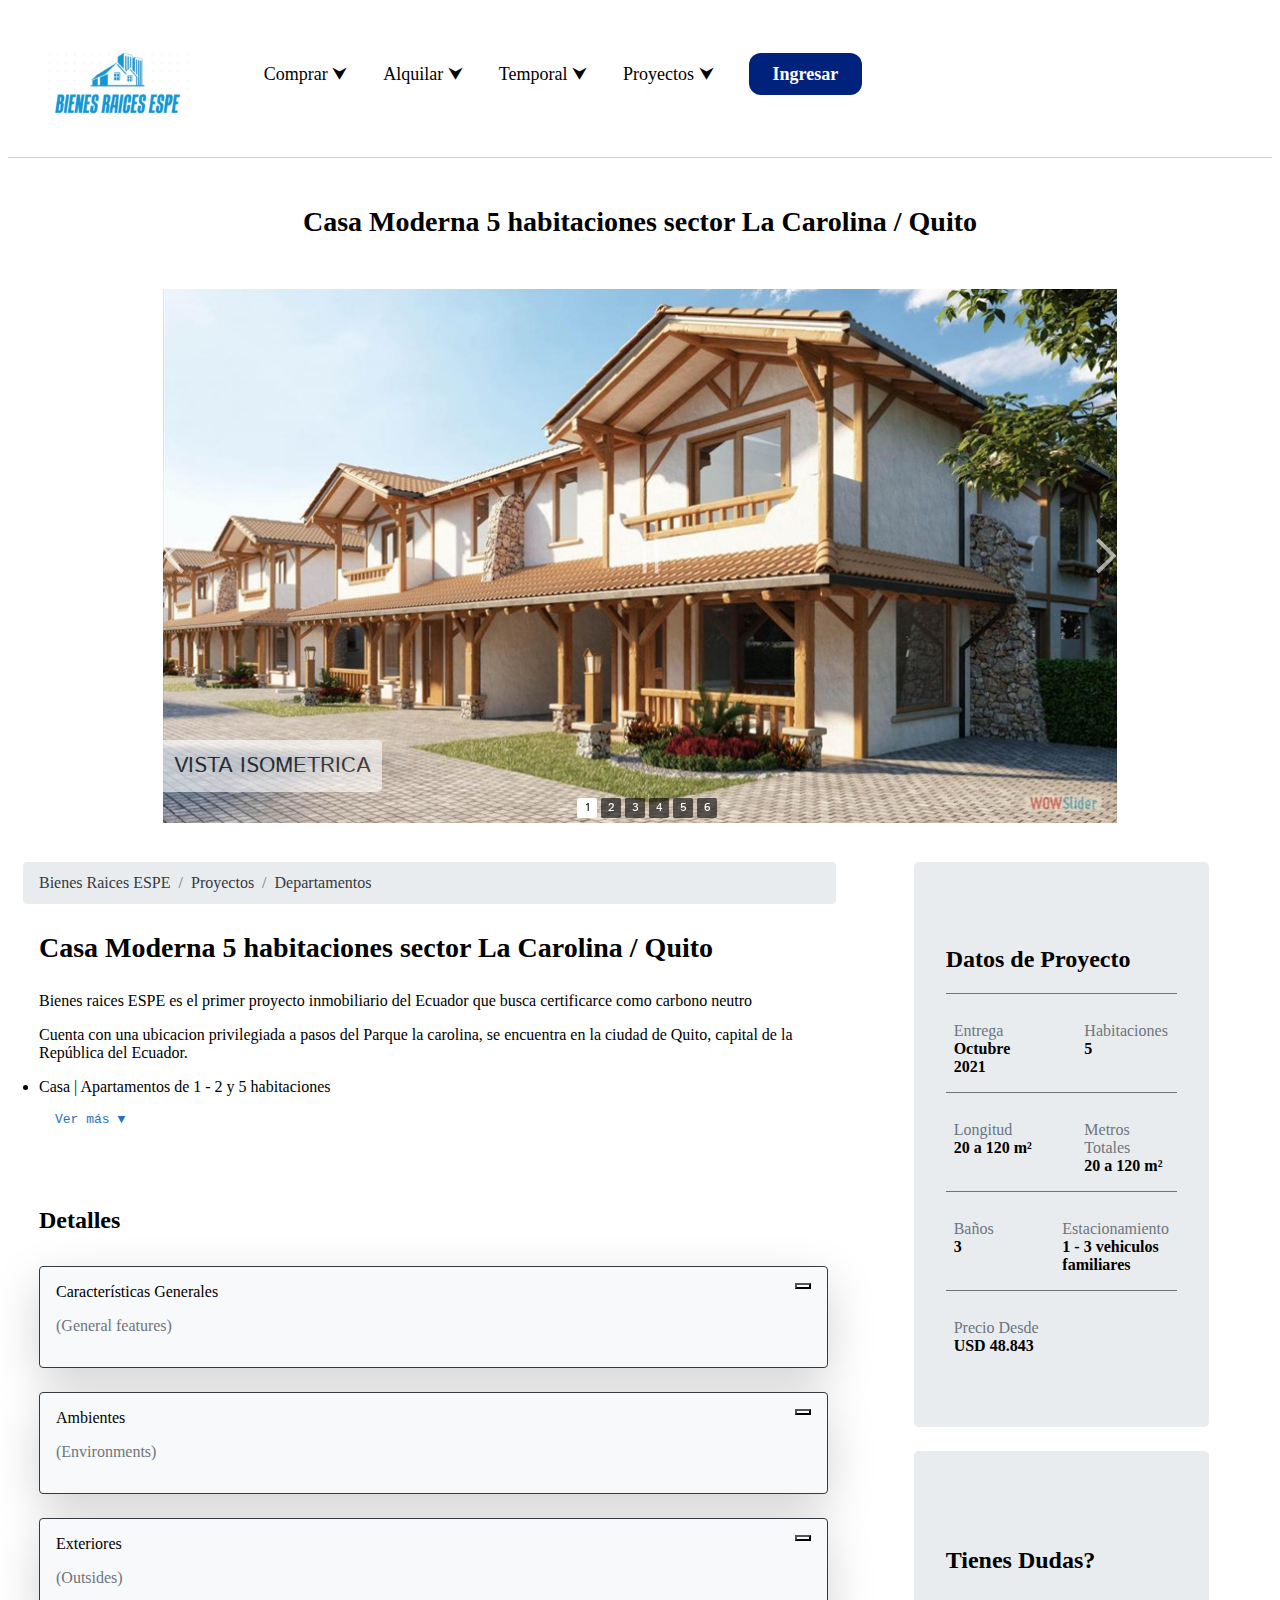
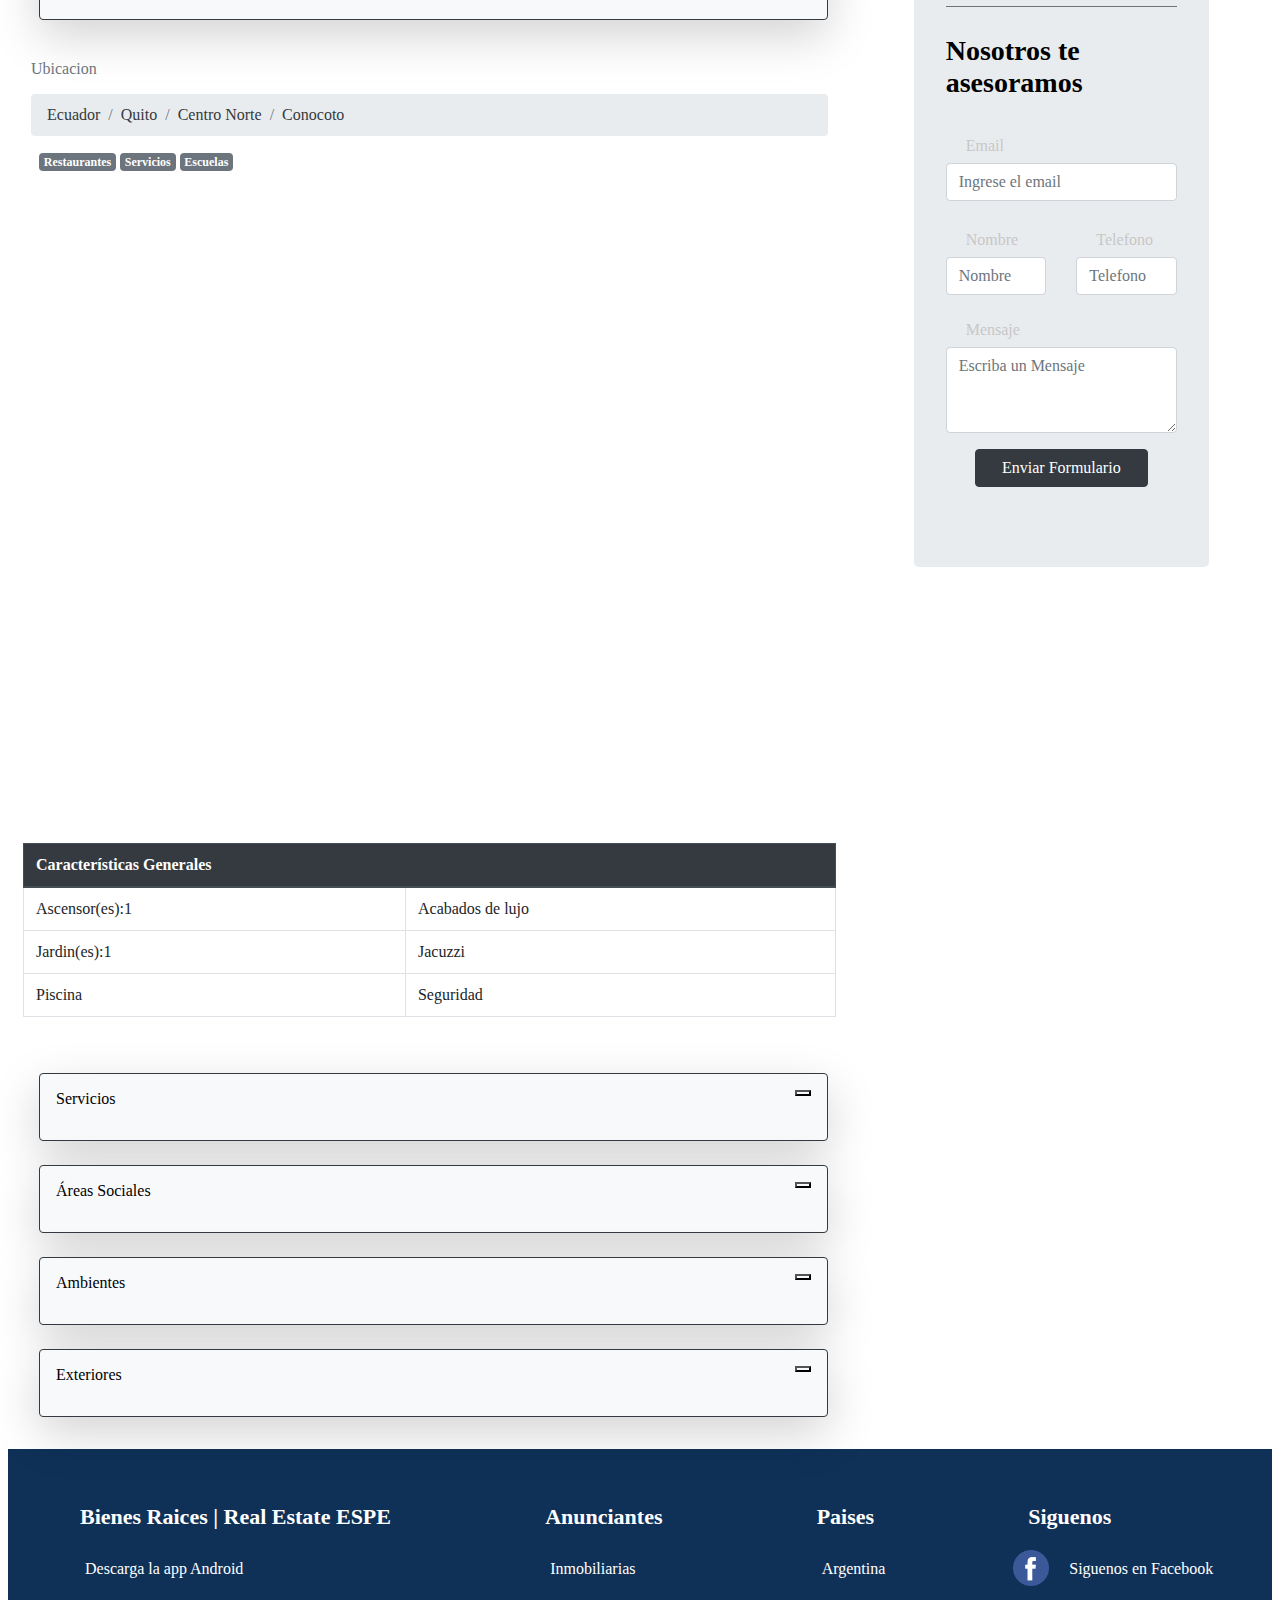
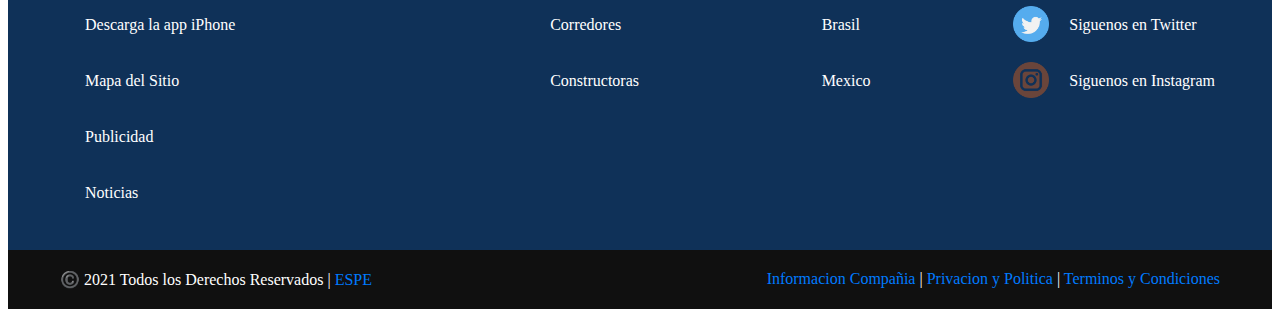
<file: propiedad.html>
<!DOCTYPE html>
<html lang="en">

<head>
    <meta charset="UTF-8">
    <meta name="viewport" content="width=device-width, initial-scale=1.0">
    <title>Propiedad</title>
    <link rel="stylesheet" href="code/bootstrap/css/bootstrap.min.css">
    <link rel="stylesheet" href="code/bootstrap/js/bootstrap.min.js">
    <link rel="stylesheet" href="code/css/estilos.css">

    <!-- Start WOWSlider.com HEAD section -->
    <link rel="stylesheet" type="text/css" href="code/engine1Prop/style.css" />
    <script type="text/javascript" src="code/engine1Prop/jquery.js"></script>
    <!-- End WOWSlider.com HEAD section -->

    <link rel="stylesheet" href="https://cdnjs.cloudflare.com/ajax/libs/font-awesome/4.7.0/css/font-awesome.min.css">
    <script src="https://ajax.googleapis.com/ajax/libs/jquery/3.5.1/jquery.min.js"></script>
    <script src="https://maxcdn.bootstrapcdn.com/bootstrap/4.5.2/js/bootstrap.min.js"></script>
</head>

<body>

    <header id="header">
        <div class="logo">
            <a href="index.html"><img src="media/img/logo.jpg"></a>
        </div>
        <nav class="menu">
            <ul>
                <div class="dropdown">
                    <a class="dropbtn">Comprar &#11167;</a>
                    <div class="dropdown-content">
                        <div id="caja">
                            <h2>Estado</h2>
                            <a href="#">Santo Domingo</a>
                            <a href="#">Guayas</a>
                            <a href="#">Pichincha</a>
                            <a href="#">Manabi</a>
                            <a href="#">Santa Elena</a>
                            <a href="#">Esmeraldas</a>
                            <a href="#">El Oro</a>
                        </div>
                        <div id="caja">
                            <h2>Tipo de propiedad</h2>
                            <a href="#">Departamento</a>
                            <a href="#">Oficina Comercial</a>
                            <a href="#">Casa</a>
                            <a href="#">Suite</a>
                            <a href="#">Local Comercial</a>
                        </div>
                        <div id="caja">
                            <h2>Habitaciones</h2>
                            <a href="#">1 Habitación</a>
                            <a href="#">2 Habitaciones</a>
                            <a href="#">3 Habitaciones</a>
                            <a href="#">4 Habitaciones</a>
                            <a href="#">5 o más Habitaciones</a>
                        </div>
                        <div id="caja">
                            <h2>Características</h2>
                            <a href="#">Un baño</a>
                            <a href="#">Dos baños</a>
                            <a href="#">Estacionamiento</a>
                            <a href="#">Entre 5 a 10 años</a>
                            <a href="#">Guardianía</a>
                            <a href="#">Amueblado</a>
                        </div>
                    </div>
                </div>
                <div class="dropdown">
                    <a class="dropbtn">Alquilar  &#11167;</a>
                    <div class="dropdown-content">
                        <div id="caja">
                            <h2>Estado</h2>
                            <a href="#">Santo Domingo</a>
                            <a href="#">Guayas</a>
                            <a href="#">Pichincha</a>
                            <a href="#">Manabi</a>
                            <a href="#">Santa Elena</a>
                            <a href="#">Esmeraldas</a>
                            <a href="#">El Oro</a>
                        </div>
                        <div id="caja">
                            <h2>Tipo de propiedad</h2>
                            <a href="#">Departamento</a>
                            <a href="#">Oficina Comercial</a>
                            <a href="#">Casa</a>
                            <a href="#">Suite</a>
                            <a href="#">Local Comercial</a>
                        </div>
                        <div id="caja">
                            <h2>Habitaciones</h2>
                            <a href="#">1 Habitación</a>
                            <a href="#">2 Habitaciones</a>
                            <a href="#">3 Habitaciones</a>
                            <a href="#">4 Habitaciones</a>
                            <a href="#">5 o más Habitaciones</a>
                        </div>
                        <div id="caja">
                            <h2>Características</h2>
                            <a href="#">Un baño</a>
                            <a href="#">Dos baños</a>
                            <a href="#">Estacionamiento</a>
                            <a href="#">Entre 5 a 10 años</a>
                            <a href="#">Guardianía</a>
                            <a href="#">Amueblado</a>
                        </div>
                    </div>
                </div>
                <div class="dropdown">
                    <a class="dropbtn">Temporal  &#11167;</a>
                    <div class="dropdown-content">
                        <div id="caja">
                            <h2>Estado</h2>
                            <a href="#">Santo Domingo</a>
                            <a href="#">Guayas</a>
                            <a href="#">Pichincha</a>
                            <a href="#">Manabi</a>
                            <a href="#">Santa Elena</a>
                            <a href="#">Esmeraldas</a>
                            <a href="#">El Oro</a>
                        </div>
                        <div id="caja">
                            <h2>Tipo de propiedad</h2>
                            <a href="#">Departamento</a>
                            <a href="#">Oficina Comercial</a>
                            <a href="#">Casa</a>
                            <a href="#">Suite</a>
                            <a href="#">Local Comercial</a>
                        </div>
                        <div id="caja">
                            <h2>Habitaciones</h2>
                            <a href="#">1 Habitación</a>
                            <a href="#">2 Habitaciones</a>
                            <a href="#">3 Habitaciones</a>
                            <a href="#">4 Habitaciones</a>
                            <a href="#">5 o más Habitaciones</a>
                        </div>
                        <div id="caja">
                            <h2>Características</h2>
                            <a href="#">Un baño</a>
                            <a href="#">Dos baños</a>
                            <a href="#">Estacionamiento</a>
                            <a href="#">Entre 5 a 10 años</a>
                            <a href="#">Guardianía</a>
                            <a href="#">Amueblado</a>
                        </div>
                    </div>
                </div>
                <div class="dropdown">
                    <a class="dropbtn">Proyectos  &#11167;</a>
                    <div class="dropdown-content">
                        <a href="#">En Plano</a>
                        <a href="#">En construcción</a>
                        <a href="#">Pre-venta</a>
                        <a href="#">Venta</a>
                        <a href="#">En cualquier etapa</a>
                    </div>
                </div>

                <a href="login.html" class="botonLogin">Ingresar</a>


            </ul>
        </nav>
    </header>

    <main>
        <div id="center">
            <h3>Casa Moderna 5 habitaciones sector La Carolina / Quito</h3>
        </div>

        <!-- Start WOWSlider.com BODY section -->
        <div id="wowslider-container1">
            <div class="ws_images">
                <ul>
                    <li><img src="media/data1Prop/images/casa1.jpg" alt="VISTA ISOMETRICA" title="VISTA ISOMETRICA" id="wows1_0" /></li>
                    <li><img src="media/data1Prop/images/casa2.jpg" alt="VISTA FRONTAL" title="VISTA FRONTAL" id="wows1_1" /></li>
                    <li><img src="media/data1Prop/images/casa3.jpg" alt="SALA PRINCIPAL" title="SALA PRINCIPAL" id="wows1_2" /></li>
                    <li><img src="media/data1Prop/images/casa4.jpg" alt="COMEDOR" title="COMEDOR" id="wows1_3" /></li>
                    <li>
                        <a href="#"><img src="media/data1Prop/images/casa5.jpg" alt="wow slider" title="COCINA" id="wows1_4" /></a>
                    </li>
                    <li><img src="media/data1Prop/images/casa6.jpg" alt="VISTA POSTERIOR" title="VISTA POSTERIOR" id="wows1_5" /></li>
                </ul>
            </div>
            <div class="ws_bullets">
                <div>
                    <a href="#" title="VISTA ISOMETRICA"><span><img src="media/data1Prop/tooltips/casa1.jpg" alt="VISTA ISOMETRICA"/>1</span></a>
                    <a href="#" title="VISTA FRONTAL"><span><img src="media/data1Prop/tooltips/casa2.jpg" alt="VISTA FRONTAL"/>2</span></a>
                    <a href="#" title="SALA PRINCIPAL"><span><img src="media/data1Prop/tooltips/casa3.jpg" alt="SALA PRINCIPAL"/>3</span></a>
                    <a href="#" title="COMEDOR"><span><img src="media/data1Prop/tooltips/casa4.jpg" alt="COMEDOR"/>4</span></a>
                    <a href="#" title="COCINA"><span><img src="media/data1Prop/tooltips/casa5.jpg" alt="COCINA"/>5</span></a>
                    <a href="#" title="VISTA POSTERIOR"><span><img src="media/data1Prop/tooltips/casa6.jpg" alt="VISTA POSTERIOR"/>6</span></a>
                </div>
            </div>
            <div class="ws_script" style="position:absolute;left:-99%"><a href="http://wowslider.net">responsive slider</a> by WOWSlider.com v9.0</div>
            <div class="ws_shadow"></div>
        </div>
        <script type="text/javascript" src="code/engine1Prop/wowslider.js"></script>
        <script type="text/javascript" src="code/engine1Prop/script.js"></script>
        <!-- End WOWSlider.com BODY section -->

        <div class="container-fluid ">
            <div class="row">
                <div class="col-md-8 mt-3">
                    <nav aria-label="breadcrumb">
                        <ol class="breadcrumb">
                            <li class="breadcrumb-item">
                                <a href="#" class="text-dark">Bienes Raices ESPE</a>
                            </li>

                            <li class="breadcrumb-item">
                                <a href="#" class="text-dark">Proyectos</a>
                            </li>

                            <li class="breadcrumb-item">
                                <a href="#" class="text-dark">Departamentos</a>
                            </li>
                        </ol>
                    </nav>



                    <div class=" pl-3 ">
                        <h3>Casa Moderna 5 habitaciones sector La Carolina / Quito</h3>

                        <p>Bienes raices ESPE es el primer proyecto inmobiliario del Ecuador que busca certificarce como carbono neutro</p>
                        <p>Cuenta con una ubicacion privilegiada a pasos del Parque la carolina, se encuentra en la ciudad de Quito, capital de la República del Ecuador. </p>
                        <li>Casa | Apartamentos de 1 - 2 y 5 habitaciones</li>

                        <a type="button" class="p-3" id="vermas" data-toggle="collapse" data-target="#demo">Ver más ▼</a>
                        <div id="demo" class="collapse ">
                            <p>5 Dormitorios cada uno con baño,</p>
                            <p>2.5 baños sala y comedor amplio con Porch 120 m2 cubiertos + 40 m2 jardin + 14 m2 parquedero + 5 m2 bodega= 179 m2.</p>
                            <p>Seguridad 24/7 Piscina y jardines comunales con arboles frutales.</p>

                        </div>

                    </div>

                    <div class="p-2 pl-3 mt-4 ">
                        <h4>Detalles</h4>
                        <div class="shadow-lg mb-4 p-3 text-black bg-light w-100 h-25 border border-dark rounded ">
                            <button type="button" class="float-right bg-light" id="mas" data-toggle="collapse" data-target="#demo1"> <i class='glyphicon glyphicon-triangle-bottom'></i></button>
                            <p>Características Generales</p>
                            <div class="text-secondary ">
                                (General features)
                                <p></p>
                            </div>
                            <div id="demo1" class="collapse ">
                                <p>Jardin(es)</p>
                                <p>Terraza</p>
                                <p>Piscina</p>
                            </div>
                        </div>

                        <div class="shadow-lg mb-4 p-3 text-black bg-light w-100 h-25 border border-dark rounded ">
                            <button type="button" class="float-right bg-light" id="mas" data-toggle="collapse" data-target="#demo2"> <i class='glyphicon glyphicon-triangle-bottom'></i></button>
                            <p>Ambientes</p>
                            <div class="text-secondary ">
                                (Environments)
                                <p></p>
                            </div>
                            <div id="demo2" class="collapse ">
                                <p>Urbanización Privada</p>
                                <p>Área Deportiva</p>
                            </div>
                        </div>

                        <div class="shadow-lg mb-4 p-3 text-black bg-light w-100 h-25 border border-dark rounded ">
                            <button type="button" class="float-right bg-light" id="mas" data-toggle="collapse" data-target="#demo3"> <i class='glyphicon glyphicon-triangle-bottom'></i></button>
                            <p>Exteriores</p>
                            <div class="text-secondary ">
                                (Outsides)
                                <p></p>
                            </div>
                            <div id="demo3" class="collapse ">
                                <p>Área de BBQ</p>
                                <p>Balcon(es): 2</p>
                            </div>
                        </div>

                    </div>
                    <div class="p-2">
                        <p class="text-muted">Ubicacion</p>
                        <nav aria-label="breadcrumb">
                            <ol class="breadcrumb" id="migaja2">
                                <li class="breadcrumb-item">
                                    <a href="#" class="text-dark">Ecuador</a>
                                </li>

                                <li class="breadcrumb-item">
                                    <a href="#" class="text-dark">Quito</a>
                                </li>

                                <li class="breadcrumb-item">
                                    <a href="#" class="text-dark">Centro Norte</a>
                                </li>

                                <li class="breadcrumb-item">
                                    <a href="#" class="text-dark">Conocoto</a>
                                </li>

                            </ol>
                        </nav>
                        <div class="mb-3 px-2">
                            <span class="badge badge-secondary">Restaurantes</span>
                            <span class="badge badge-secondary">Servicios</span>
                            <span class="badge badge-secondary">Escuelas</span>
                        </div>
                        <iframe src="https://www.google.com/maps/embed?pb=!1m18!1m12!1m3!1d3989.798291104955!2d-78.4824592857096!3d-0.1815488354687057!2m3!1f0!2f0!3f0!3m2!1i1024!2i768!4f13.1!3m3!1m2!1s0x91d59a872d1e62a3%3A0xfd6163c5f88b3b69!2sAv%20Rep%C3%BAblica%20de%20El%20Salvador%2C%20Quito%20170102!5e0!3m2!1ses!2sec!4v1617762279855!5m2!1ses!2sec"
                            class="d-block mx-auto" width="700" height="600" style="border:0;" allowfullscreen="" loading="lazy"></iframe>
                    </div>




                    <table border="0" cellpadding="0" cellspacing="0" class="table table-bordered table-hover my-5">
                        <thead class="thead-dark">
                            <tr>
                                <th colspan="2">
                                    Características Generales
                                </th>
                            </tr>
                        </thead>

                        <tr>
                            <td>
                                Ascensor(es):1
                            </td>
                            <td>
                                Acabados de lujo
                            </td>
                        </tr>

                        <tr>
                            <td>
                                Jardin(es):1
                            </td>
                            <td>
                                Jacuzzi
                            </td>
                        </tr>

                        <tr>
                            <td>
                                Piscina
                            </td>
                            <td>
                                Seguridad
                            </td>
                        </tr>
                    </table>


                    <div class="p-2 pl-3 mt-4 ">
                        <div class="shadow-lg mb-4 p-3 text-black bg-light w-100 h-25 border border-dark rounded ">
                            <button type="button" class="float-right bg-light" id="mas" data-toggle="collapse" data-target="#demo4"> <i class='glyphicon glyphicon-triangle-bottom'></i></button>
                            <p>Servicios </p>
                            <div id="demo4" class="collapse ">
                                Lorem Ipsum is simply dummy text of the printing and typesetting industry. Lorem Ipsum has been the industry's standard dummy text ever since the 1500s, when an unknown printer took a galley of type and scrambled it to make a type specimen book. It has
                                survived not only five centuries, but also the leap into electronic typesetting, remaining essentially unchanged. It was popularised in the 1960s with the release of Letraset sheets containing Lorem Ipsum passages, and
                                more recently with desktop publishing software like Aldus PageMaker including versions of Lorem Ipsum.

                            </div>
                        </div>

                        <div class="shadow-lg mb-4 p-3 text-black bg-light w-100 h-25 border border-dark rounded ">
                            <button type="button" class="float-right bg-light" id="mas" data-toggle="collapse" data-target="#demo5"> <i class='glyphicon glyphicon-triangle-bottom'></i></button>
                            <p>Áreas Sociales </p>
                            <div id="demo5" class="collapse ">
                                Lorem Ipsum is simply dummy text of the printing and typesetting industry. Lorem Ipsum has been the industry's standard dummy text ever since the 1500s, when an unknown printer took a galley of type and scrambled it to make a type specimen book. It has
                                survived not only five centuries, but also the leap into electronic typesetting, remaining essentially unchanged. It was popularised in the 1960s with the release of Letraset sheets containing Lorem Ipsum passages, and
                                more recently with desktop publishing software like Aldus PageMaker including versions of Lorem Ipsum.

                            </div>
                        </div>

                        <div class="shadow-lg mb-4 p-3 text-black bg-light w-100 h-25 border border-dark rounded ">
                            <button type="button" class="float-right bg-light" id="mas" data-toggle="collapse" data-target="#demo6"> <i class='glyphicon glyphicon-triangle-bottom'></i></button>
                            <p>Ambientes </p>
                            <div id="demo6" class="collapse ">
                                Lorem Ipsum is simply dummy text of the printing and typesetting industry. Lorem Ipsum has been the industry's standard dummy text ever since the 1500s, when an unknown printer took a galley of type and scrambled it to make a type specimen book. It has
                                survived not only five centuries, but also the leap into electronic typesetting, remaining essentially unchanged. It was popularised in the 1960s with the release of Letraset sheets containing Lorem Ipsum passages, and
                                more recently with desktop publishing software like Aldus PageMaker including versions of Lorem Ipsum.

                            </div>
                        </div>

                        <div class="shadow-lg mb-4 p-3 text-black bg-light w-100 h-25 border border-dark rounded ">
                            <button type="button" class="float-right bg-light" id="mas" data-toggle="collapse" data-target="#demo7"> <i class='glyphicon glyphicon-triangle-bottom'></i></button>
                            <p>Exteriores </p>
                            <div id="demo7" class="collapse ">
                                Lorem Ipsum is simply dummy text of the printing and typesetting industry. Lorem Ipsum has been the industry's standard dummy text ever since the 1500s, when an unknown printer took a galley of type and scrambled it to make a type specimen book. It has
                                survived not only five centuries, but also the leap into electronic typesetting, remaining essentially unchanged. It was popularised in the 1960s with the release of Letraset sheets containing Lorem Ipsum passages, and
                                more recently with desktop publishing software like Aldus PageMaker including versions of Lorem Ipsum.

                            </div>
                        </div>

                    </div>
                </div>
                <div class="col-md-4">




                    <div class="jumbotron my-3 mr-5 ml-5">
                        <h2 class="display-6">Datos de Proyecto</h2>

                        <hr class="my-2" color="grey">
                        <div class="row">
                            <div class="col  m-2">
                                <div class="text-muted ">
                                    Entrega
                                </div>
                                <div class=" font-weight-bold ">
                                    Octubre 2021
                                </div>
                            </div>
                            <div class="col  m-2">
                                <div class="text-muted ">
                                    Habitaciones
                                </div>
                                <div class=" font-weight-bold ">
                                    5
                                </div>
                            </div>


                        </div>
                        <hr class="my-2" color="grey">
                        <div class="row">
                            <div class="col  m-2">
                                <div class="text-muted ">
                                    Longitud
                                </div>
                                <div class=" font-weight-bold ">
                                    20 a 120 m²
                                </div>
                            </div>
                            <div class="col  m-2">
                                <div class="text-muted ">
                                    Metros Totales
                                </div>
                                <div class=" font-weight-bold ">
                                    20 a 120 m²
                                </div>
                            </div>
                        </div>
                        <hr class="my-2" color="grey">
                        <div class="row">
                            <div class="col  m-2">
                                <div class="text-muted ">
                                    Baños
                                </div>
                                <div class=" font-weight-bold ">
                                    3
                                </div>
                            </div>
                            <div class="col  m-2">
                                <div class="text-muted ">
                                    Estacionamiento
                                </div>
                                <div class=" font-weight-bold ">
                                    1 - 3 vehiculos familiares
                                </div>
                            </div>
                        </div>
                        <hr class="my-2 " color="grey">
                        <div class="row">
                            <div class="col  m-2">
                                <div class="text-muted ">
                                    Precio Desde
                                </div>
                                <div class=" font-weight-bold ">
                                    USD 48.843
                                </div>
                            </div>
                        </div>
                    </div>
                    <div class="jumbotron my-3 mr-5 ml-5 mt-4">
                        <h4>Tienes Dudas?</h4>
                        <hr class="my-2 " color="grey">
                        <h3>Nosotros te asesoramos</h3>

                        <form action="">
                            <div class="form-group">
                                <label>Email</label>
                                <input type="email" class="form-control" placeholder="Ingrese el email">
                            </div>

                            <div class="form-group">
                                <div class="row">
                                    <div class="col">
                                        <label>Nombre</label>
                                        <input type="email" class="form-control" placeholder="Nombre">
                                    </div>
                                    <div class="col">
                                        <label>Telefono</label>
                                        <input type="email" class="form-control" placeholder="Telefono">
                                    </div>
                                </div>
                            </div>
                            <div class="form-group mb-3">
                                <label for="exampleFormControlTextarea1" class="form-label">Mensaje</label>
                                <textarea class="form-control" id="exampleFormControlTextarea1" rows="3" placeholder="Escriba un Mensaje"></textarea>
                            </div>

                            <div class="mx-auto">
                                <button type="submit" class="btn btn-dark w-75  d-block mx-auto mb-3">Enviar Formulario</button>
                            </div>
                        </form>
                    </div>
                </div>


            </div>

        </div>
        </div>

    </main>

    <footer>

        <div class="container-footer-all">

            <div class="container-body">

                <div class="colum1">
                    <h1>Bienes Raices | Real Estate ESPE</h1>

                    <div class="row">
                        <label><a href="#">Descarga la app Android</a></label>
                    </div>
                    <div class="row">
                        <label><a href="#">Descarga la app iPhone</a></label>

                    </div>
                    <div class="row">
                        <label><a href="#">Mapa del Sitio</a></label>

                    </div>
                    <div class="row">
                        <label><a href="#">Publicidad</a></label>

                    </div>
                    <div class="row">
                        <label><a href="#">Noticias</a></label>

                    </div>

                </div>

                <div class="colum2">

                    <h1>Anunciantes</h1>

                    <div class="row">
                        <label><a href="#">Inmobiliarias</a></label>

                    </div>
                    <div class="row">
                        <label><a href="#">Corredores</a></label>

                    </div>
                    <div class="row">
                        <label><a href="#">Constructoras</a></label>

                    </div>
                </div>

                <div class="colum3">

                    <h1>Paises</h1>

                    <div class="row">
                        <label><a href="#">Argentina</a></label>

                    </div>
                    <div class="row">
                        <label><a href="#">Brasil</a></label>

                    </div>
                    <div class="row">
                        <label><a href="#">Mexico</a></label>

                    </div>
                </div>

                <div class="colum4">

                    <h1>Siguenos</h1>

                    <div class="row">
                        <img src="media/icon/facebook.png">
                        <label><a href="#">Siguenos en Facebook</a></label>
                    </div>
                    <div class="row">
                        <img src="media/icon/twitter.png">
                        <label><a href="#">Siguenos en Twitter</a></label>
                    </div>
                    <div class="row">
                        <img src="media/icon/instagram.png">
                        <label><a href="#">Siguenos en Instagram</a></label>
                    </div>
                </div>

            </div>

        </div>

        <div class="container-footer">
            <div class="footer">
                <div class="http://www.sice.oas.org/int_prop/nat_leg/Ecuador/L320l.asp#:~:text=Si%20se%20determinare%20que%20existi%C3%B3,confirmarse%20las%20que%20se%20hubieren">
                    ©️ 2021 Todos los Derechos Reservados | <a href="https://santodomingo.espe.edu.ec/">ESPE</a>
                </div>

                <div class="https://santodomingo.espe.edu.ec/">
                    <a href="">Informacion Compañia</a> | <a href="http://www.sice.oas.org/int_prop/nat_leg/Ecuador/L320l.asp#:~:text=Si%20se%20determinare%20que%20existi%C3%B3,confirmarse%20las%20que%20se%20hubieren">Privacion y Politica</a> | <a href="http://www.sice.oas.org/int_prop/nat_leg/Ecuador/L320l.asp#:~:text=Si%20se%20determinare%20que%20existi%C3%B3,confirmarse%20las%20que%20se%20hubieren">Terminos y Condiciones</a>
                </div>
            </div>

        </div>

    </footer>
</body>

</html>
</file>
<file: code/css/estilos.css>
#header {
    display: flex;
    flex-direction: row;
    flex-wrap: wrap;
    align-items: center;
    border-bottom: 1px solid #ccc;
    width: 100%;
    height: 150px;
}

.logo {
    text-transform: uppercase;
    font-weight: 900;
    padding: 20px;
    text-shadow: 1px 1px 0px #ccc;
}

.logo img {
    height: 70px;
    padding-left: 15px;
}


/* Dropdown Button */

.dropbtn {
    color: black;
    padding: 16px;
    font-size: 16px;
    font-size: 18px;
}


/* The container <div> - needed to position the dropdown content */

.dropdown {
    position: relative;
    display: inline-block;
    z-index: 9999;
}


/* Dropdown Content (Hidden by Default) */

.dropdown-content {
    display: none;
    position: absolute;
    background-color: rgba(235, 235, 235, 0.82);
    width: 900px;
    box-shadow: 0px 8px 16px 0px rgba(0, 0, 0, 0.2);
}


/* Links inside the dropdown */

.dropdown-content a {
    color: black;
    padding: 12px 16px;
    text-decoration: none;
    display: flex;
    font-size: 17px;
}

.dropdown-content h2 {
    color: black;
    padding: 1px 15px;
    display: block;
    font-size: 17px;
}

.dropdown-content #caja {
    display: flex;
    align-items: center;
}


/* Change color of dropdown links on hover */

.dropdown-content a:hover {
    color: #25aaed;
}


/* Show the dropdown menu on hover */

.dropdown:hover .dropdown-content {
    display: block;
}


/* Change the background color of the dropdown button when the dropdown content is shown */

.dropdown:hover .dropbtn {
    color: #25aaed;
}

.propiedades {
    margin-bottom: 20px;
    position: relative;
    padding: 8px 16px;
    background-color: rgb(243, 247, 248);
    border: 1px solid rgb(243, 247, 248);
    border-radius: 20px;
}

.menu s {
    text-decoration: none;
}

.menu s:hover {
    color: white;
    background-color: rgb(106, 121, 138);
}

.vistaGeneral {
    cursor: pointer;
    display: flex;
    -webkit-box-align: baseline;
    align-items: baseline;
}

.mas {
    transition: all 0.1s ease 0s;
}

.oculto {
    color: rgb(0, 0, 0);
    overflow: hidden;
    transition: max-height 0.3s cubic-bezier(1, 0, 1, 0) 0s;
    height: auto;
    max-height: 9999px;
    margin-top: 10px;
}

.oculto {
    background: rgb(243, 247, 248);
    display: flex;
    flex-direction: row;
    margin-bottom: 10px;
    border-radius: 20px;
    overflow: hidden;
}

.ubicacionimg {
    width: 170px;
    flex: 0 0 170px;
    overflow: hidden;
    height: 90px;
}

.horinzotal {
    display: flex;
    flex-flow: row wrap;
    -webkit-box-pack: justify;
    justify-content: space-between;
    -webkit-box-align: center;
    align-items: center;
    width: 100%;
    padding: 24px;
}

.detalles {
    flex-direction: row;
    -webkit-box-pack: justify;
    justify-content: space-between;
}

.dinero {
    font-size: 20px;
    line-height: 26px;
    font-weight: 600;
    margin-right: 25px;
}

.dimension {
    display: flex;
    -webkit-box-pack: justify;
    justify-content: space-between;
    flex-direction: row;
    -webkit-box-align: center;
    align-items: center;
    margin: 0px;
    font-size: 12px;
    line-height: 19px;
    font-weight: 500;
    gap: 18px;
}

.dimension i {
    display: inline-block;
    vertical-align: middle;
    height: 19px;
}

.botonMas {
    background: rgb(1, 34, 124);
    padding: 11px 24px;
    border-radius: 12px;
    font-size: 14px;
    font-weight: 600;
    line-height: 18px;
    color: rgb(255, 255, 255);
    text-decoration: none;
}

.botonLogin {
    background: rgb(1, 34, 124);
    padding: 11px 24px;
    border-radius: 12px;
    font-size: 18px;
    font-weight: 600;
    line-height: 18px;
    color: rgb(255, 255, 255);
    text-decoration: none;
    margin-left: 15px;
}

.botonLogin:hover {
    background-color: rgb(0, 18, 68);
}

.general {
    display: block;
    font-size: 16px;
    font-weight: normal;
    margin-top: 14px;
    line-height: 22px;
    color: rgb(7, 160, 243);
}

.general1 {
    font-size: 20px;
    line-height: 26px;
    font-weight: 600;
    color: rgb(0, 0, 0);
    margin: 0px;
    -webkit-box-flex: 1;
    flex-grow: 1;
}

div#SeccionPrincipal {
    margin: 40px auto;
    width: 900px;
    min-height: 50px;
    overflow: hidden;
    border-radius: 5px;
}

div.publicaciones {
    width: 900px;
    min-height: 50px;
    background-color: #25aaed;
}

div.titulo {
    width: 900px;
    height: 80px;
    background-color: #25aaed;
    overflow: hidden;
    border-bottom: 1px solid #25aaed;
}

p.titulo {
    margin: 13px;
    color: white;
}

div.info {
    width: 900px;
    height: 0px;
    background-color: #f5f5f5;
    overflow: hidden;
    transition: height 0.2s;
}

p.info {
    margin: 20px;
    text-align: center;
    color: #4f4f4f;
}

div.publicaciones:hover div.info {
    height: 108px;
}

p.subtitulo {
    margin: 15px;
    color: rgb(230, 223, 223);
}

.dimension i.iconArea::before {
    background-image: url(https://img10.naventcdn.com/ficha/RPFICv5.13.2-RC1/meters.38e4f4.svg);
}

.dimension i::before {
    content: "";
    width: 22px;
    height: 19px;
    display: inline-block;
    background-position: left center;
    background-repeat: no-repeat;
}

.dimension i.iconBathrooms::before {
    background-image: url(https://img10.naventcdn.com/ficha/RPFICv5.14.0-RC1/bathrooms.a0e247.svg);
}

.dimension i::before {
    content: "";
    width: 22px;
    height: 19px;
    display: inline-block;
    background-position: left center;
    background-repeat: no-repeat;
}

ol,
ul {
    list-style: none;
}

.espacio {
    width: 7px;
    display: inline-block;
    background-position: left center;
    background-repeat: no-repeat;
    padding-left: 20Fpx;
}

.icon-tabler {
    position: relative;
}

.center {
    display: flex;
}

#center {
    padding: 20px;
    display: flex;
    justify-content: center;
    align-items: center;
}

footer {
    width: 100%;
    background: rgb(15, 49, 88);
    color: white;
}

footer a {
    text-decoration: none;
}

.container-footer-all {
    width: 100%;
    max-width: 1200px;
    margin: auto;
    padding: 40px;
}

.container-body {
    display: flex;
    justify-content: space-between;
}

.colum1 {
    max-width: 400px;
}

.colum1 h1 {
    font-size: 22px;
}

.colum1 p {
    font-size: 14px;
    color: #C7C7C7;
    margin-top: 20px;
}

.colum2 {
    max-width: 400px;
}

.colum2 h1 {
    font-size: 22px;
}

.colum4 {
    max-width: 400px;
}

.colum4 h1 {
    font-size: 22px;
}

.row {
    margin-top: 20px;
    display: flex;
}

.row a {
    color: white;
}

.row img {
    width: 36px;
    height: 36px;
}

.row label {
    margin-top: 10px;
    margin-left: 20px;
    color: #C7C7C7;
}

.colum3 {
    max-width: 400px;
}

.colum3 h1 {
    font-size: 22px;
}

.row2 {
    margin-top: 20px;
    display: flex;
}

.row2 img {
    width: 36px;
    height: 36px;
}

.row2 label {
    margin-top: 10px;
    margin-left: 20px;
    max-width: 140px;
}

.container-footer {
    width: 100%;
    background: #101010;
}

.footer {
    max-width: 1200px;
    margin: auto;
    display: flex;
    justify-content: space-between;
    padding: 20px;
}

.copyright {
    color: #C7C7C7;
}

.copyright a {
    text-decoration: none;
    color: white;
    font-weight: bold;
}

.information a {
    text-decoration: none;
    color: #C7C7C7;
}

@media screen and (max-width: 1100px) {
    .container-body {
        flex-wrap: wrap;
    }
    .colum1 {
        max-width: 100%;
    }
    .colum2,
    .colum3 {
        margin-top: 40px;
    }
}

#vermas {
    border: none;
    background-color: white;
    font-size: 13px;
    font-family: monospace;
    color: rgb(42, 113, 184);
}
</file>
<file: code/engine1Prop/style.css>
/*
 *	generated by WOW Slider 9.0
 *	template Simple
 */
@import url(https://fonts.googleapis.com/css?family=Istok+Web&subset=latin,latin-ext,cyrillic);
#wowslider-container1 { 
	display: table;
	zoom: 1; 
	position: relative;
	width: 100%;
	max-width: 960px;
	max-height:540px;
	margin:0px auto 0px;
	z-index:90;
	text-align:left; /* reset align=center */
	font-size: 10px;
	text-shadow: none; /* fix some user styles */

	/* reset box-sizing (to boostrap friendly) */
	-webkit-box-sizing: content-box;
	-moz-box-sizing: content-box;
	box-sizing: content-box; 
}
* html #wowslider-container1{ width:960px }
#wowslider-container1 .ws_images ul{
	position:relative;
	width: 10000%; 
	height:100%;
	left:0;
	list-style:none;
	margin:0;
	padding:0;
	border-spacing:0;
	overflow: visible;
	/*table-layout:fixed;*/
}
#wowslider-container1 .ws_images ul li{
	position: relative;
	width:1%;
	height:100%;
	line-height:0; /*opera*/
	overflow: hidden;
	float:left;
	/*font-size:0;*/
	padding:0 0 0 0 !important;
	margin:0 0 0 0 !important;
}

#wowslider-container1 .ws_images{
	position: relative;
	left:0;
	top:0;
	height:100%;
	max-height:540px;
	max-width: 960px;
	vertical-align: top;
	border:3px solid #FFFFFF;
	overflow: hidden;
}
#wowslider-container1 .ws_images ul a{
	width:100%;
	height:100%;
	max-height:540px;
	display:block;
	color:transparent;
}
#wowslider-container1 img{
	max-width: none !important;
}
#wowslider-container1 .ws_images .ws_list img,
#wowslider-container1 .ws_images > div > img{
	width:100%;
	border:none 0;
	max-width: none;
	padding:0;
	margin:0;
}
#wowslider-container1 .ws_images > div > img {
	max-height:540px;
}

#wowslider-container1 .ws_images iframe {
	position: absolute;
	z-index: -1;
}

#wowslider-container1 .ws-title > div {
	display: inline-block !important;
}

#wowslider-container1 a{ 
	text-decoration: none; 
	outline: none; 
	border: none; 
}

#wowslider-container1  .ws_bullets { 
	float: left;
	position:absolute;
	z-index:70;
}
#wowslider-container1  .ws_bullets div{
	position:relative;
	float:left;
	font-size: 0px;
}
/* compatibility with Joomla styles */
#wowslider-container1  .ws_bullets a {
	line-height: 0;
}

#wowslider-container1  .ws_script{
	display:none;
}
#wowslider-container1 sound, 
#wowslider-container1 object{
	position:absolute;
}

/* prevent some of users reset styles */
#wowslider-container1 .ws_effect {
	position: static;
	width: 100%;
	height: 100%;
}

#wowslider-container1 .ws_photoItem {
	border: 2em solid #fff;
	margin-left: -2em;
	margin-top: -2em;
}
#wowslider-container1 .ws_cube_side {
	background: #A6A5A9;
}


#wowslider-container1.ws_gestures {
	cursor: -webkit-grab;
	cursor: -moz-grab;
	cursor: url("[data-uri]"), move;
}
#wowslider-container1.ws_gestures.ws_grabbing {
	cursor: -webkit-grabbing;
	cursor: -moz-grabbing;
	cursor: url("[data-uri]"), move;
}

/* hide controls when video start play */
#wowslider-container1.ws_video_playing .ws_bullets,
#wowslider-container1.ws_video_playing .ws_fullscreen,
#wowslider-container1.ws_video_playing .ws_next,
#wowslider-container1.ws_video_playing .ws_prev {
	display: none;
}


/* youtube/vimeo buttons */
#wowslider-container1 .ws_video_btn {
	position: absolute;
	display: none;
	cursor: pointer;
	top: 0;
	left: 0;
	width: 100%;
	height: 100%;
	z-index: 55;
}
#wowslider-container1 .ws_video_btn.ws_youtube,
#wowslider-container1 .ws_video_btn.ws_vimeo {
	display: block;
}
#wowslider-container1 .ws_video_btn div {
	position: absolute;
	background-image: url(./playvideo.png);
	background-size: 200%;
	top: 50%;
	left: 50%;
	width: 7em;
	height: 5em;
	margin-left: -3.5em;
	margin-top: -2.5em;
}
#wowslider-container1 .ws_video_btn.ws_youtube div {
	background-position: 0 0;
}
#wowslider-container1 .ws_video_btn.ws_youtube:hover div {
	background-position: 100% 0;
}
#wowslider-container1 .ws_video_btn.ws_vimeo div {
	background-position: 0 100%;
}
#wowslider-container1 .ws_video_btn.ws_vimeo:hover div {
	background-position: 100% 100%;
}

#wowslider-container1 .ws_playpause.ws_hide {
	display: none !important;
}

#wowslider-container1  .ws_bullets { 
	padding: 5px; 
}
#wowslider-container1 .ws_bullets a { 
	font:12px/20px 'Istok Web',Arial,Helvetica,sans-serif; 
	color:#FFFFFF;
	text-align:center;
	margin-left:4px;
	width:20px;
	height:20px;
	background: url(./bullet.png) left top;
	float: left; 
	position:relative;
}
#wowslider-container1 .ws_bullets a.ws_selbull, #wowslider-container1 .ws_bullets a:hover{
	background-position: 0 100%;	
	color:#000000;
}
#wowslider-container1 a.ws_next, #wowslider-container1 a.ws_prev {
	background-size: 200%;
	position:absolute;
	top:50%;
	margin-top:-1.8em;
	z-index:60;
	width: 2.6em;	
	height: 3.6em;
	background-image: url(./arrows.png);
	background-size: 200%;
}
#wowslider-container1 a.ws_next{
	background-position: 100% 0;
	right:0;
}
#wowslider-container1 a.ws_prev {
	left:0;	
	background-position: 0 0;
}
#wowslider-container1 a.ws_next:hover{
	background-position: 100% 100%;
}
#wowslider-container1 a.ws_prev:hover {
	background-position: 0 100%; 
}

/*playpause*/
#wowslider-container1 .ws_playpause {
    width: 2.1em;
    height: 3.6em;
    position: absolute;
    top: 50%;
	margin-top:-1.8em;
    left: 50%;
    z-index: 59;
}

#wowslider-container1 .ws_pause {
	background-size: 100% 200%;
    background-image: url(./pause.png);
}

#wowslider-container1 .ws_play {
	background-size: 100% 200%;
    background-image: url(./play.png);
}

#wowslider-container1 .ws_pause:hover, #wowslider-container1 .ws_play:hover {
    background-position: 100% 100% !important;
}/* bottom center */
#wowslider-container1  .ws_bullets {
    bottom: 0px;
	left:50%;
}
#wowslider-container1  .ws_bullets div{
	left:-50%;
}
#wowslider-container1 .ws-title{
	position: absolute;
    font: 2.2em 'Istok Web', Arial, Helvetica, sans-serif;
	bottom:1.4em;
	left: 0;
	margin-right:0.5em;
	z-index: 50;
	color: #000000;
	text-transform:none;
}
#wowslider-container1 .ws-title div,#wowslider-container1 .ws-title span{
	display:inline-block;
	padding:0.5em;
	background:#ffffff;
	border-radius:0 0.2em 0.2em 0; 
	-moz-border-radius:0 0.2em 0.2em 0;
	-webkit-border-radius:0 0.2em 0.2em 0;
	opacity:0.6;
	filter:progid:DXImageTransform.Microsoft.Alpha(opacity=60);	
}
#wowslider-container1 .ws-title div{
	display:block;
	margin-top:0.5em;
	font-size: 0.727em;
	background:#000000;
	color:#ffffff;
}#wowslider-container1 .ws_images > ul{
	animation: wsBasic 43.8s infinite;
	-moz-animation: wsBasic 43.8s infinite;
	-webkit-animation: wsBasic 43.8s infinite;
}
@keyframes wsBasic{0%{left:-0%} 12.1%{left:-0%} 16.67%{left:-100%} 28.77%{left:-100%} 33.33%{left:-200%} 45.43%{left:-200%} 50%{left:-300%} 62.1%{left:-300%} 66.67%{left:-400%} 78.77%{left:-400%} 83.33%{left:-500%} 95.43%{left:-500%} }
@-moz-keyframes wsBasic{0%{left:-0%} 12.1%{left:-0%} 16.67%{left:-100%} 28.77%{left:-100%} 33.33%{left:-200%} 45.43%{left:-200%} 50%{left:-300%} 62.1%{left:-300%} 66.67%{left:-400%} 78.77%{left:-400%} 83.33%{left:-500%} 95.43%{left:-500%} }
@-webkit-keyframes wsBasic{0%{left:-0%} 12.1%{left:-0%} 16.67%{left:-100%} 28.77%{left:-100%} 33.33%{left:-200%} 45.43%{left:-200%} 50%{left:-300%} 62.1%{left:-300%} 66.67%{left:-400%} 78.77%{left:-400%} 83.33%{left:-500%} 95.43%{left:-500%} }

#wowslider-container1 .ws_bullets  a img{
	text-indent:0;
	display:block;
	bottom:25px;
	left:-43px;
	visibility:hidden;
	position:absolute;
    border: 3px solid #ffffff;
	max-width:none;
}
#wowslider-container1 .ws_bullets a:hover img{
	visibility:visible;
}

#wowslider-container1 .ws_bulframe div div{
	height:48px;
	overflow:visible;
	position:relative;
}
#wowslider-container1 .ws_bulframe div {
	left:0;
	overflow:hidden;
	position:relative;
	width:85px;
	background-color:#ffffff;
}
#wowslider-container1  .ws_bullets .ws_bulframe{
	display:none;
	bottom:30px;
	overflow:visible;
	position:absolute;
	cursor:pointer;
	border-radius:2px;
	-moz-border-radius:2px;
	-webkit-border-radius:2px;
    border: 3px solid #ffffff;
}
#wowslider-container1 .ws_bulframe span{
	display:block;
	position:absolute;
	bottom:-10px;
	margin-left:-1px;
	left:43px;
	background:url(./triangle.png);
	width:15px;
	height:8px;
}#wowslider-container1 .ws_bulframe div div{
	height: auto;
}

@media all and (max-width:760px) {
	#wowslider-container1 .ws_fullscreen {
		display: block;
	}
}
@media all and (max-width:400px){
	#wowslider-container1 .ws_controls,
	#wowslider-container1 .ws_bullets,
	#wowslider-container1 .ws_thumbs{
		display: none
	}
}
</file>
